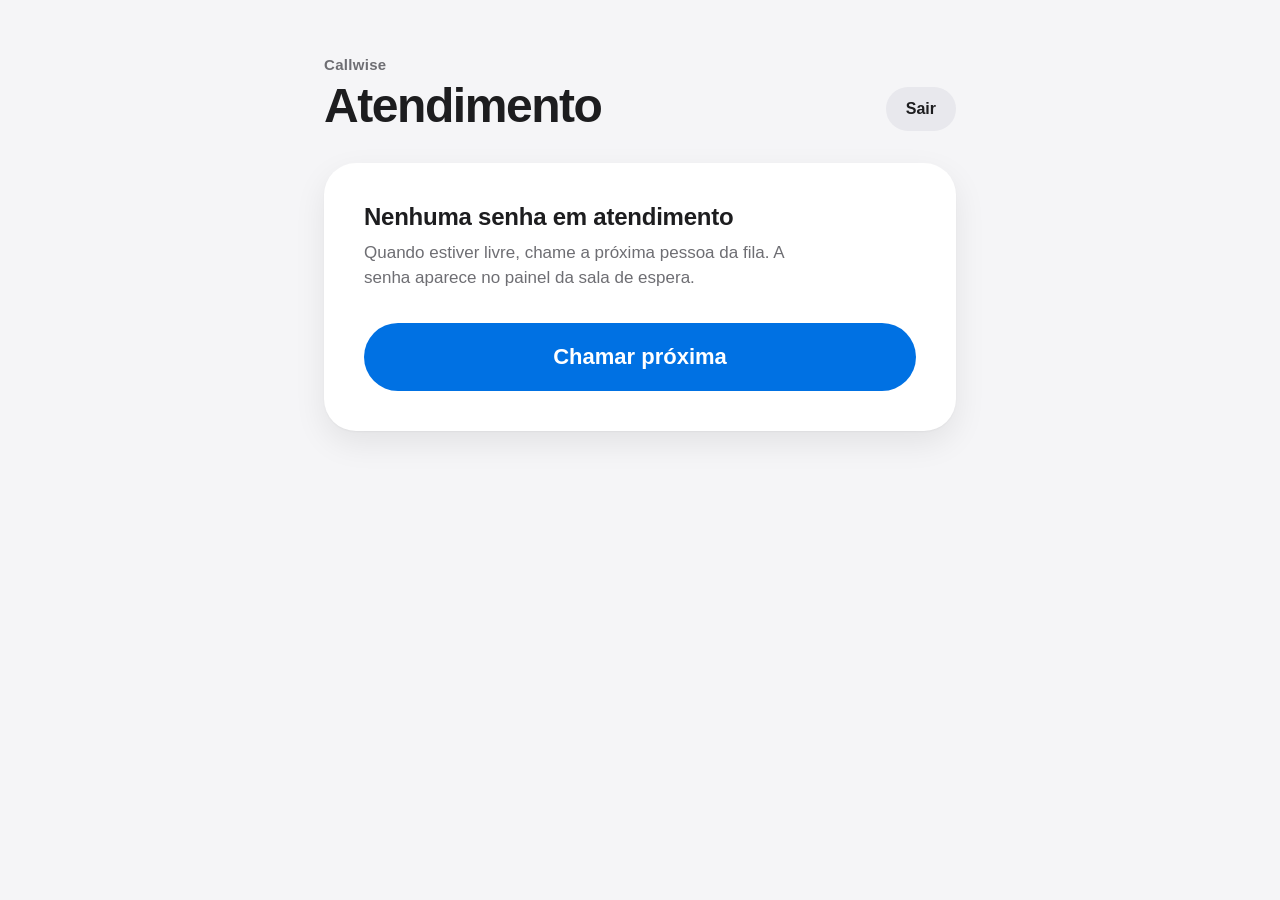
<file: src/main/resources/static/atendente/index.html>
<!DOCTYPE html>
<html lang="pt-BR">
<head>
    <meta charset="UTF-8">
    <meta name="viewport" content="width=device-width, initial-scale=1.0">
    <meta name="color-scheme" content="light dark">
    <title>Callwise - Atendente</title>
    <link rel="stylesheet" href="style.css">
</head>
<body>
    <main class="atendente">

        <header class="cabecalho">
            <div>
                <p class="marca">Callwise</p>
                <h1>Atendimento</h1>
            </div>
            <!-- O Spring Security encerra a sessão em POST /logout -->
            <form method="post" action="/logout">
                <button class="botao botao-sair" type="submit">Sair</button>
            </form>
        </header>

        <!-- Estado 1: livre, esperando para chamar alguém -->
        <section id="livre" class="cartao livre">
            <h2>Nenhuma senha em atendimento</h2>
            <p class="explicacao">
                Quando estiver livre, chame a próxima pessoa da fila.
                A senha aparece no painel da sala de espera.
            </p>
            <button id="btn-chamar" class="botao botao-principal botao-grande" type="button">Chamar próxima</button>
        </section>

        <!-- Estado 2: atendendo uma senha -->
        <section id="ocupado" class="cartao ocupado" hidden>
            <p class="rotulo">Em atendimento</p>
            <div class="senha">
                <p id="codigo" class="senha-codigo"></p>
                <p id="tipo" class="senha-tipo"></p>
            </div>
            <p id="retirada" class="retirada"></p>

            <div class="acoes">
                <button id="btn-rechamar" class="botao botao-secundario" type="button">Rechamar</button>
                <button id="btn-ausente" class="botao botao-secundario" type="button">Marcar ausente</button>
                <button id="btn-finalizar" class="botao botao-principal" type="button">Finalizar atendimento</button>
            </div>
        </section>

        <p id="aviso" class="aviso" role="status" aria-live="polite"></p>

    </main>

    <script src="script.js"></script>
</body>
</html>
</file>
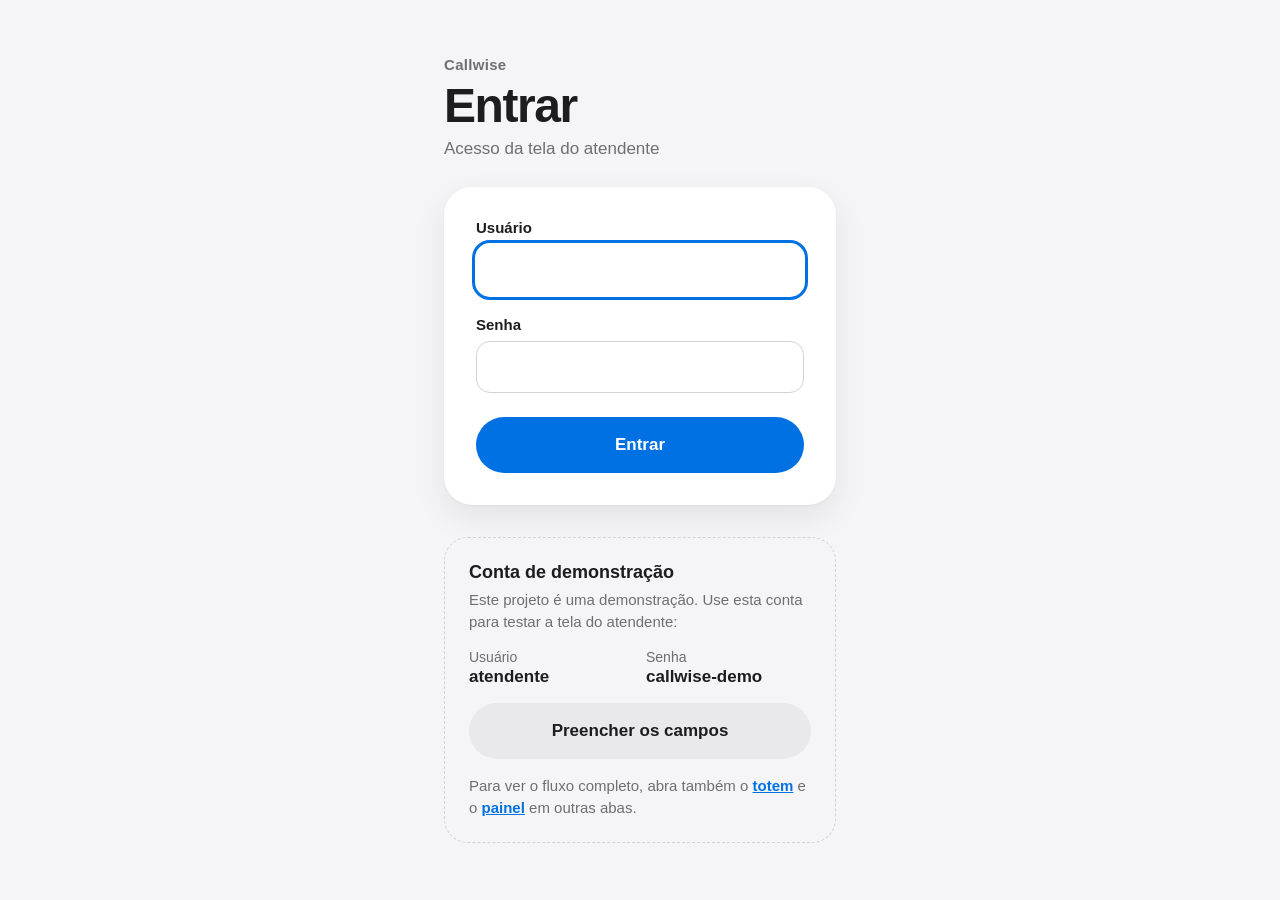
<file: src/main/resources/static/login/index.html>
<!DOCTYPE html>
<html lang="pt-BR">
<head>
    <meta charset="UTF-8">
    <meta name="viewport" content="width=device-width, initial-scale=1.0">
    <meta name="color-scheme" content="light dark">
    <title>Callwise - Entrar</title>
    <link rel="stylesheet" href="style.css">
</head>
<body>
    <main class="login">

        <header class="cabecalho">
            <p class="marca">Callwise</p>
            <h1>Entrar</h1>
            <p class="instrucao">Acesso da tela do atendente</p>
        </header>

        <p id="aviso" class="aviso" role="alert" hidden></p>

        <!-- O Spring Security recebe o formulário em POST /login, com os campos username e password -->
        <form class="cartao" method="post" action="/login">
            <label class="campo">
                <span>Usuário</span>
                <input id="usuario" name="username" type="text" autocomplete="username" required autofocus>
            </label>
            <label class="campo">
                <span>Senha</span>
                <input id="senha" name="password" type="password" autocomplete="current-password" required>
            </label>
            <button id="btn-entrar" class="botao botao-principal" type="submit">Entrar</button>
        </form>

        <section class="demo" aria-labelledby="titulo-demo">
            <h2 id="titulo-demo">Conta de demonstração</h2>
            <p>Este projeto é uma demonstração. Use esta conta para testar a tela do atendente:</p>
            <dl class="demo-dados">
                <div>
                    <dt>Usuário</dt>
                    <dd id="demo-usuario">atendente</dd>
                </div>
                <div>
                    <dt>Senha</dt>
                    <dd id="demo-senha">callwise-demo</dd>
                </div>
            </dl>
            <button id="btn-demo" class="botao botao-secundario" type="button">Preencher os campos</button>
            <p class="demo-telas">
                Para ver o fluxo completo, abra também o <a href="/totem/index.html" target="_blank">totem</a>
                e o <a href="/painel/index.html" target="_blank">painel</a> em outras abas.
            </p>
        </section>

    </main>

    <script src="script.js"></script>
</body>
</html>
</file>
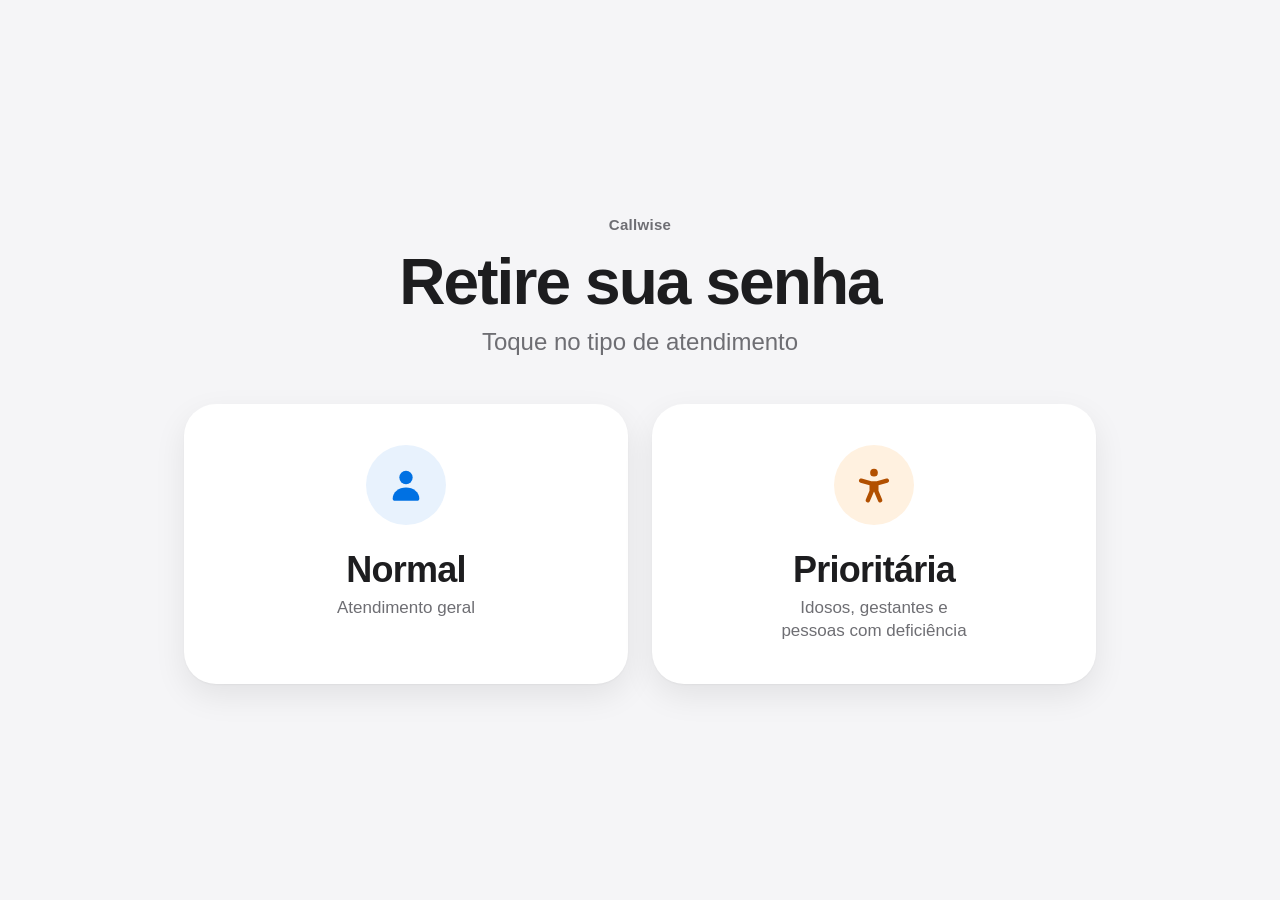
<file: src/main/resources/static/totem/index.html>
<!DOCTYPE html>
<html lang="pt-BR">
<head>
    <meta charset="UTF-8">
    <meta name="viewport" content="width=device-width, initial-scale=1.0">
    <meta name="color-scheme" content="light dark">
    <title>Callwise - Totem</title>
    <link rel="stylesheet" href="style.css">
</head>
<body>
    <main class="totem">

        <!-- Tela 1: escolha do tipo de atendimento -->
        <section id="tela-escolha" class="tela">
            <header class="cabecalho">
                <p class="marca">Callwise</p>
                <h1>Retire sua senha</h1>
                <p class="instrucao">Toque no tipo de atendimento</p>
            </header>

            <div class="opcoes">
                <button id="btn-normal" class="opcao opcao-normal" type="button">
                    <span class="opcao-icone" aria-hidden="true">
                        <svg viewBox="0 0 24 24" fill="currentColor">
                            <circle cx="12" cy="7.5" r="4"/>
                            <path d="M4 20.2c0-3.9 3.6-6.7 8-6.7s8 2.8 8 6.7c0 .7-.6 1.3-1.3 1.3H5.3c-.7 0-1.3-.6-1.3-1.3z"/>
                        </svg>
                    </span>
                    <span class="opcao-titulo">Normal</span>
                    <span class="opcao-descricao">Atendimento geral</span>
                </button>

                <button id="btn-prioritaria" class="opcao opcao-prioritaria" type="button">
                    <span class="opcao-icone" aria-hidden="true">
                        <svg viewBox="0 0 24 24" fill="currentColor">
                            <circle cx="12" cy="4.6" r="2.3"/>
                            <path d="M4.6 8.1c-.7-.2-1.4.2-1.6.9-.2.7.2 1.4.9 1.6l5.4 1.5v3.300l-2.2 5.300c-.3.7 0 1.400.7 1.700.7.3 1.400 0 1.700-.7l2.500-5.800 2.500 5.800c.3.7 1 1 1.700.7.7-.3 1-1 .7-1.700l-2.200-5.300v-3.300l5.400-1.500c.7-.2 1.100-.9.9-1.600-.2-.7-.9-1.100-1.600-.9L13.600 9.700h-3.200z"/>
                        </svg>
                    </span>
                    <span class="opcao-titulo">Prioritária</span>
                    <span class="opcao-descricao">Idosos, gestantes e pessoas com deficiência</span>
                </button>
            </div>

            <p id="erro" class="erro" role="alert" hidden></p>
        </section>

        <!-- Tela 2: senha emitida -->
        <section id="tela-senha" class="tela" aria-live="polite" hidden>
            <article class="bilhete">
                <div class="bilhete-topo">
                    <p class="bilhete-rotulo">Sua senha</p>
                    <p id="codigo" class="bilhete-codigo"></p>
                </div>
                <div class="bilhete-picote" aria-hidden="true"></div>
                <div class="bilhete-rodape">
                    <p id="tipo" class="bilhete-tipo"></p>
                    <p id="horario" class="bilhete-horario"></p>
                </div>
            </article>

            <p class="aviso">Aguarde ser chamado no painel</p>

            <button id="btn-concluir" class="botao-concluir" type="button">Concluir</button>
            <p id="contagem" class="contagem"></p>
        </section>

    </main>

    <script src="script.js"></script>
</body>
</html>
</file>
<file: src/main/resources/static/atendente/style.css>
/* ---------- Cores (claro e escuro, iguais às do totem) ---------- */

:root {
    --fundo: #f5f5f7;
    --superficie: #ffffff;
    --texto: #1d1d1f;
    --texto-secundario: #6e6e73;
    --neutro: #e8e8ed;
    --azul: #0071e3;
    --azul-suave: #e8f2fd;
    --laranja: #b25000;
    --laranja-suave: #fff1e0;
    --erro: #b3261e;
    --erro-suave: #fdeceb;
    --sombra: 0 1px 2px rgba(0, 0, 0, 0.04), 0 12px 32px rgba(0, 0, 0, 0.08);
}

@media (prefers-color-scheme: dark) {
    :root {
        --fundo: #000000;
        --superficie: #1c1c1e;
        --texto: #f5f5f7;
        --texto-secundario: #a1a1a6;
        --neutro: #2c2c2e;
        --azul: #0a84ff;
        --azul-suave: #0a2a4d;
        --laranja: #ff9f0a;
        --laranja-suave: #3d2a05;
        --erro: #ff6961;
        --erro-suave: #3b1513;
        --sombra: none;
    }
}

/* ---------- Base ---------- */

* {
    box-sizing: border-box;
    margin: 0;
}

[hidden] {
    display: none !important;
}

body {
    font-family: -apple-system, BlinkMacSystemFont, "SF Pro Display", "Segoe UI", Roboto, Helvetica, Arial, sans-serif;
    background: var(--fundo);
    color: var(--texto);
    min-height: 100vh;
    display: flex;
    justify-content: center;
    -webkit-font-smoothing: antialiased;
}

.atendente {
    width: 100%;
    max-width: 680px;
    padding: 56px 24px;
}

/* ---------- Cabeçalho ---------- */

.cabecalho {
    margin-bottom: 32px;
    display: flex;
    justify-content: space-between;
    align-items: flex-end;
    gap: 16px;
}

.marca {
    font-size: 0.9375rem;
    font-weight: 600;
    letter-spacing: 0.02em;
    color: var(--texto-secundario);
    margin-bottom: 8px;
}

h1 {
    font-size: clamp(2.25rem, 5vw, 3rem);
    font-weight: 700;
    letter-spacing: -0.03em;
    line-height: 1.05;
}

/* ---------- Cartão ---------- */

.cartao {
    background: var(--superficie);
    border-radius: 32px;
    box-shadow: var(--sombra);
    padding: 40px;
}

/* Estado livre */

.livre h2 {
    font-size: 1.5rem;
    font-weight: 600;
    letter-spacing: -0.01em;
}

.explicacao {
    margin-top: 10px;
    max-width: 46ch;
    font-size: 1.0625rem;
    line-height: 1.45;
    color: var(--texto-secundario);
}

/* Estado em atendimento */

.rotulo {
    font-size: 1.0625rem;
    font-weight: 500;
    color: var(--texto-secundario);
}

.senha {
    display: flex;
    flex-wrap: wrap;
    align-items: center;
    gap: 8px 20px;
    margin-top: 4px;
}

.senha-codigo {
    font-size: clamp(4.5rem, 14vw, 7rem);
    font-weight: 700;
    letter-spacing: -0.04em;
    line-height: 1;
    font-variant-numeric: tabular-nums;
}

.ocupado:not([hidden]) .senha-codigo {
    animation: senha-aparece 0.35s cubic-bezier(0.2, 0.9, 0.3, 1.15) both;
}

.senha-tipo {
    padding: 6px 16px;
    border-radius: 999px;
    font-size: 1.25rem;
    font-weight: 600;
    background: var(--azul-suave);
    color: var(--azul);
}

.senha-tipo.prioritaria {
    background: var(--laranja-suave);
    color: var(--laranja);
}

.retirada {
    margin-top: 12px;
    font-size: 1.0625rem;
    color: var(--texto-secundario);
    font-variant-numeric: tabular-nums;
}

/* ---------- Botões ---------- */

.acoes {
    margin-top: 36px;
    display: grid;
    grid-template-columns: auto auto 1fr;
    gap: 12px;
}

.botao {
    min-height: 56px;
    padding: 0 24px;
    white-space: nowrap;
    border: none;
    border-radius: 999px;
    font-family: inherit;
    font-size: 1.0625rem;
    font-weight: 600;
    cursor: pointer;
    transition: transform 0.18s ease, filter 0.18s ease;
}

.botao-principal {
    background: var(--azul);
    color: #ffffff;
}

.botao-secundario {
    background: var(--neutro);
    color: var(--texto);
}

.botao-sair {
    min-height: 44px;
    padding: 0 20px;
    font-size: 1rem;
    background: var(--neutro);
    color: var(--texto);
}

.botao-grande {
    margin-top: 32px;
    width: 100%;
    min-height: 68px;
    font-size: 1.375rem;
}

.botao:hover {
    filter: brightness(1.06);
}

.botao:active {
    transform: scale(0.97);
}

.botao:focus-visible {
    outline: 4px solid var(--azul);
    outline-offset: 3px;
}

.botao:disabled {
    opacity: 0.45;
    cursor: wait;
    transform: none;
}

/* ---------- Aviso do resultado de cada ação ---------- */

.aviso {
    margin-top: 20px;
    min-height: 1.5em;
    padding: 0 8px;
    font-size: 1.0625rem;
    font-weight: 500;
    color: var(--texto-secundario);
}

.aviso.erro {
    padding: 14px 20px;
    border-radius: 18px;
    background: var(--erro-suave);
    color: var(--erro);
}

@keyframes senha-aparece {
    from {
        opacity: 0;
        transform: scale(0.94);
    }
    to {
        opacity: 1;
        transform: none;
    }
}

/* ---------- Acessibilidade ---------- */

@media (prefers-reduced-motion: reduce) {
    .ocupado:not([hidden]) .senha-codigo {
        animation: none;
    }

    .botao {
        transition: none;
    }

    .botao:active {
        transform: none;
    }
}

/* ---------- Telas menores ---------- */

@media (max-width: 600px) {
    .atendente {
        padding: 32px 16px;
    }

    .cartao {
        padding: 28px 24px;
        border-radius: 28px;
    }
}

/* os três botões só cabem lado a lado a partir de ~720px; abaixo disso empilham,
   e o principal fica embaixo, perto do polegar */
@media (max-width: 720px) {
    .acoes {
        grid-template-columns: 1fr;
    }
}
</file>
<file: src/main/resources/static/login/style.css>
/* ---------- Cores (claro e escuro, iguais às do totem e do atendente) ---------- */

:root {
    --fundo: #f5f5f7;
    --superficie: #ffffff;
    --texto: #1d1d1f;
    --texto-secundario: #6e6e73;
    --neutro: #e8e8ed;
    --linha: #d2d2d7;
    --azul: #0071e3;
    --erro: #b3261e;
    --erro-suave: #fdeceb;
    --sombra: 0 1px 2px rgba(0, 0, 0, 0.04), 0 12px 32px rgba(0, 0, 0, 0.08);
}

@media (prefers-color-scheme: dark) {
    :root {
        --fundo: #000000;
        --superficie: #1c1c1e;
        --texto: #f5f5f7;
        --texto-secundario: #a1a1a6;
        --neutro: #2c2c2e;
        --linha: #38383a;
        --azul: #0a84ff;
        --erro: #ff6961;
        --erro-suave: #3b1513;
        --sombra: none;
    }
}

/* ---------- Base ---------- */

* {
    box-sizing: border-box;
    margin: 0;
}

[hidden] {
    display: none !important;
}

body {
    font-family: -apple-system, BlinkMacSystemFont, "SF Pro Display", "Segoe UI", Roboto, Helvetica, Arial, sans-serif;
    background: var(--fundo);
    color: var(--texto);
    min-height: 100vh;
    display: flex;
    justify-content: center;
    -webkit-font-smoothing: antialiased;
}

.login {
    width: 100%;
    max-width: 440px;
    padding: 56px 24px;
}

/* ---------- Cabeçalho ---------- */

.cabecalho {
    margin-bottom: 28px;
}

.marca {
    font-size: 0.9375rem;
    font-weight: 600;
    letter-spacing: 0.02em;
    color: var(--texto-secundario);
    margin-bottom: 8px;
}

h1 {
    font-size: clamp(2.25rem, 5vw, 3rem);
    font-weight: 700;
    letter-spacing: -0.03em;
    line-height: 1.05;
}

.instrucao {
    margin-top: 8px;
    font-size: 1.0625rem;
    color: var(--texto-secundario);
}

/* ---------- Aviso (erro, saída, sessão expirada) ---------- */

.aviso {
    margin-bottom: 16px;
    padding: 14px 20px;
    border-radius: 18px;
    background: var(--neutro);
    font-size: 1rem;
    font-weight: 500;
}

.aviso.erro {
    background: var(--erro-suave);
    color: var(--erro);
}

/* ---------- Formulário ---------- */

.cartao {
    background: var(--superficie);
    border-radius: 28px;
    box-shadow: var(--sombra);
    padding: 32px;
    display: flex;
    flex-direction: column;
    gap: 20px;
}

.campo {
    display: flex;
    flex-direction: column;
    gap: 8px;
    font-size: 0.9375rem;
    font-weight: 600;
}

.campo input {
    min-height: 52px;
    padding: 0 16px;
    border: 1px solid var(--linha);
    border-radius: 14px;
    background: var(--superficie);
    color: var(--texto);
    font-family: inherit;
    font-size: 1.0625rem;
}

.campo input:focus-visible {
    outline: 3px solid var(--azul);
    outline-offset: 1px;
    border-color: transparent;
}

/* ---------- Botões ---------- */

.botao {
    min-height: 56px;
    padding: 0 24px;
    border: none;
    border-radius: 999px;
    font-family: inherit;
    font-size: 1.0625rem;
    font-weight: 600;
    cursor: pointer;
    transition: transform 0.18s ease, filter 0.18s ease;
}

.botao-principal {
    margin-top: 4px;
    background: var(--azul);
    color: #ffffff;
}

.botao-secundario {
    width: 100%;
    background: var(--neutro);
    color: var(--texto);
}

.botao:hover {
    filter: brightness(1.06);
}

.botao:active {
    transform: scale(0.97);
}

.botao:focus-visible {
    outline: 4px solid var(--azul);
    outline-offset: 3px;
}

/* ---------- Conta de demonstração ---------- */

.demo {
    margin-top: 32px;
    padding: 24px;
    border: 1px dashed var(--linha);
    border-radius: 24px;
}

.demo h2 {
    font-size: 1.125rem;
    font-weight: 600;
}

.demo p {
    margin-top: 6px;
    font-size: 0.9375rem;
    line-height: 1.45;
    color: var(--texto-secundario);
}

.demo-dados {
    margin: 16px 0;
    display: grid;
    grid-template-columns: 1fr 1fr;
    gap: 12px;
}

.demo-dados dt {
    font-size: 0.875rem;
    color: var(--texto-secundario);
}

.demo-dados dd {
    margin-top: 2px;
    font-size: 1.0625rem;
    font-weight: 600;
}

.demo .demo-telas {
    margin-top: 16px;
}

.demo a {
    color: var(--azul);
    font-weight: 600;
}

/* ---------- Acessibilidade ---------- */

@media (prefers-reduced-motion: reduce) {
    .botao {
        transition: none;
    }

    .botao:active {
        transform: none;
    }
}

@media (max-width: 600px) {
    .login {
        padding: 32px 16px;
    }

    .cartao {
        padding: 24px;
    }
}
</file>
<file: src/main/resources/static/totem/style.css>
/* ---------- Cores (claro e escuro) ---------- */

:root {
    --fundo: #f5f5f7;
    --superficie: #ffffff;
    --texto: #1d1d1f;
    --texto-secundario: #6e6e73;
    --linha: #d2d2d7;
    --azul: #0071e3;
    --azul-suave: #e8f2fd;
    --laranja: #b25000;
    --laranja-suave: #fff1e0;
    --erro: #b3261e;
    --erro-suave: #fdeceb;
    --sombra: 0 1px 2px rgba(0, 0, 0, 0.04), 0 12px 32px rgba(0, 0, 0, 0.08);
}

@media (prefers-color-scheme: dark) {
    :root {
        --fundo: #000000;
        --superficie: #1c1c1e;
        --texto: #f5f5f7;
        --texto-secundario: #a1a1a6;
        --linha: #38383a;
        --azul: #0a84ff;
        --azul-suave: #0a2a4d;
        --laranja: #ff9f0a;
        --laranja-suave: #3d2a05;
        --erro: #ff6961;
        --erro-suave: #3b1513;
        --sombra: none;
    }
}

/* ---------- Base ---------- */

* {
    box-sizing: border-box;
    margin: 0;
}

[hidden] {
    display: none !important;
}

body {
    font-family: -apple-system, BlinkMacSystemFont, "SF Pro Display", "Segoe UI", Roboto, Helvetica, Arial, sans-serif;
    background: var(--fundo);
    color: var(--texto);
    min-height: 100vh;
    display: flex;
    align-items: center;
    justify-content: center;
    -webkit-font-smoothing: antialiased;
}

.totem {
    width: 100%;
    max-width: 960px;
    padding: 40px 24px;
}

.tela {
    display: flex;
    flex-direction: column;
    align-items: center;
    text-align: center;
}

/* ---------- Tela 1: escolha ---------- */

.marca {
    font-size: 0.9375rem;
    font-weight: 600;
    letter-spacing: 0.02em;
    color: var(--texto-secundario);
    margin-bottom: 16px;
}

h1 {
    font-size: clamp(2.5rem, 6vw, 4rem);
    font-weight: 700;
    letter-spacing: -0.03em;
    line-height: 1.05;
}

.instrucao {
    font-size: clamp(1.125rem, 2.2vw, 1.5rem);
    color: var(--texto-secundario);
    margin-top: 12px;
    margin-bottom: 48px;
}

.opcoes {
    width: 100%;
    display: grid;
    grid-template-columns: repeat(auto-fit, minmax(260px, 1fr));
    gap: 24px;
}

.opcao {
    min-height: 280px;
    padding: 36px 28px;
    border: none;
    border-radius: 32px;
    background: var(--superficie);
    color: var(--texto);
    box-shadow: var(--sombra);
    font-family: inherit;
    cursor: pointer;
    display: flex;
    flex-direction: column;
    align-items: center;
    justify-content: center;
    gap: 6px;
    transition: transform 0.18s ease, box-shadow 0.18s ease;
}

.opcao-icone {
    width: 80px;
    height: 80px;
    border-radius: 50%;
    display: grid;
    place-items: center;
    margin-bottom: 18px;
}

.opcao-icone svg {
    width: 40px;
    height: 40px;
}

.opcao-normal .opcao-icone {
    background: var(--azul-suave);
    color: var(--azul);
}

.opcao-prioritaria .opcao-icone {
    background: var(--laranja-suave);
    color: var(--laranja);
}

.opcao-titulo {
    font-size: clamp(1.75rem, 3.4vw, 2.25rem);
    font-weight: 600;
    letter-spacing: -0.02em;
}

.opcao-descricao {
    font-size: 1.0625rem;
    line-height: 1.35;
    color: var(--texto-secundario);
    max-width: 22ch;
    /* reserva duas linhas para os dois cartões ficarem alinhados */
    min-height: 2.7em;
}

.opcao:hover {
    transform: translateY(-2px);
}

.opcao:active {
    transform: scale(0.97);
}

.opcao:focus-visible,
.botao-concluir:focus-visible {
    outline: 4px solid var(--azul);
    outline-offset: 4px;
}

.opcao:disabled {
    opacity: 0.45;
    cursor: wait;
    transform: none;
}

.erro {
    margin-top: 28px;
    padding: 16px 22px;
    border-radius: 18px;
    background: var(--erro-suave);
    color: var(--erro);
    font-size: 1.0625rem;
    font-weight: 500;
}

/* ---------- Tela 2: senha emitida (o bilhete) ---------- */

.bilhete {
    width: min(100%, 440px);
    background: var(--superficie);
    border-radius: 32px;
    box-shadow: var(--sombra);
    animation: bilhete-entra 0.45s cubic-bezier(0.2, 0.9, 0.3, 1.15) both;
}

.bilhete-topo {
    padding: 40px 24px 28px;
}

.bilhete-rotulo {
    font-size: 1.125rem;
    font-weight: 500;
    color: var(--texto-secundario);
}

.bilhete-codigo {
    font-size: clamp(5rem, 17vw, 8.5rem);
    font-weight: 700;
    letter-spacing: -0.03em;
    line-height: 1;
    margin-top: 8px;
    font-variant-numeric: tabular-nums;
}

/* linha de picote com os dois recortes laterais, como um bilhete de papel */
.bilhete-picote {
    position: relative;
    height: 0;
    margin: 0 28px;
    border-top: 2px dashed var(--linha);
}

.bilhete-picote::before,
.bilhete-picote::after {
    content: "";
    position: absolute;
    top: -15px;
    width: 28px;
    height: 28px;
    border-radius: 50%;
    background: var(--fundo);
}

.bilhete-picote::before {
    left: -42px;
}

.bilhete-picote::after {
    right: -42px;
}

.bilhete-rodape {
    display: flex;
    justify-content: space-between;
    align-items: center;
    padding: 22px 32px 26px;
    font-size: 1.0625rem;
}

.bilhete-tipo {
    font-weight: 600;
}

.bilhete-tipo.normal {
    color: var(--azul);
}

.bilhete-tipo.prioritaria {
    color: var(--laranja);
}

.bilhete-horario {
    color: var(--texto-secundario);
    font-variant-numeric: tabular-nums;
}

.aviso {
    font-size: clamp(1.25rem, 2.4vw, 1.5rem);
    font-weight: 500;
    margin-top: 36px;
}

.botao-concluir {
    margin-top: 28px;
    min-width: 240px;
    min-height: 60px;
    padding: 0 36px;
    border: none;
    border-radius: 999px;
    background: var(--azul);
    color: #ffffff;
    font-family: inherit;
    font-size: 1.25rem;
    font-weight: 600;
    cursor: pointer;
    transition: transform 0.18s ease, filter 0.18s ease;
}

.botao-concluir:hover {
    filter: brightness(1.08);
}

.botao-concluir:active {
    transform: scale(0.97);
}

.contagem {
    margin-top: 16px;
    min-height: 1.4em;
    font-size: 1rem;
    color: var(--texto-secundario);
    font-variant-numeric: tabular-nums;
}

@keyframes bilhete-entra {
    from {
        opacity: 0;
        transform: translateY(24px) scale(0.94);
    }
    to {
        opacity: 1;
        transform: none;
    }
}

/* ---------- Acessibilidade ---------- */

@media (prefers-reduced-motion: reduce) {
    .bilhete {
        animation: none;
    }

    .opcao,
    .botao-concluir {
        transition: none;
    }

    .opcao:hover,
    .opcao:active,
    .botao-concluir:active {
        transform: none;
    }
}

@media (max-width: 600px) {
    .totem {
        padding: 28px 16px;
    }

    .instrucao {
        margin-bottom: 32px;
    }

    .opcao {
        min-height: 220px;
    }
}
</file>
